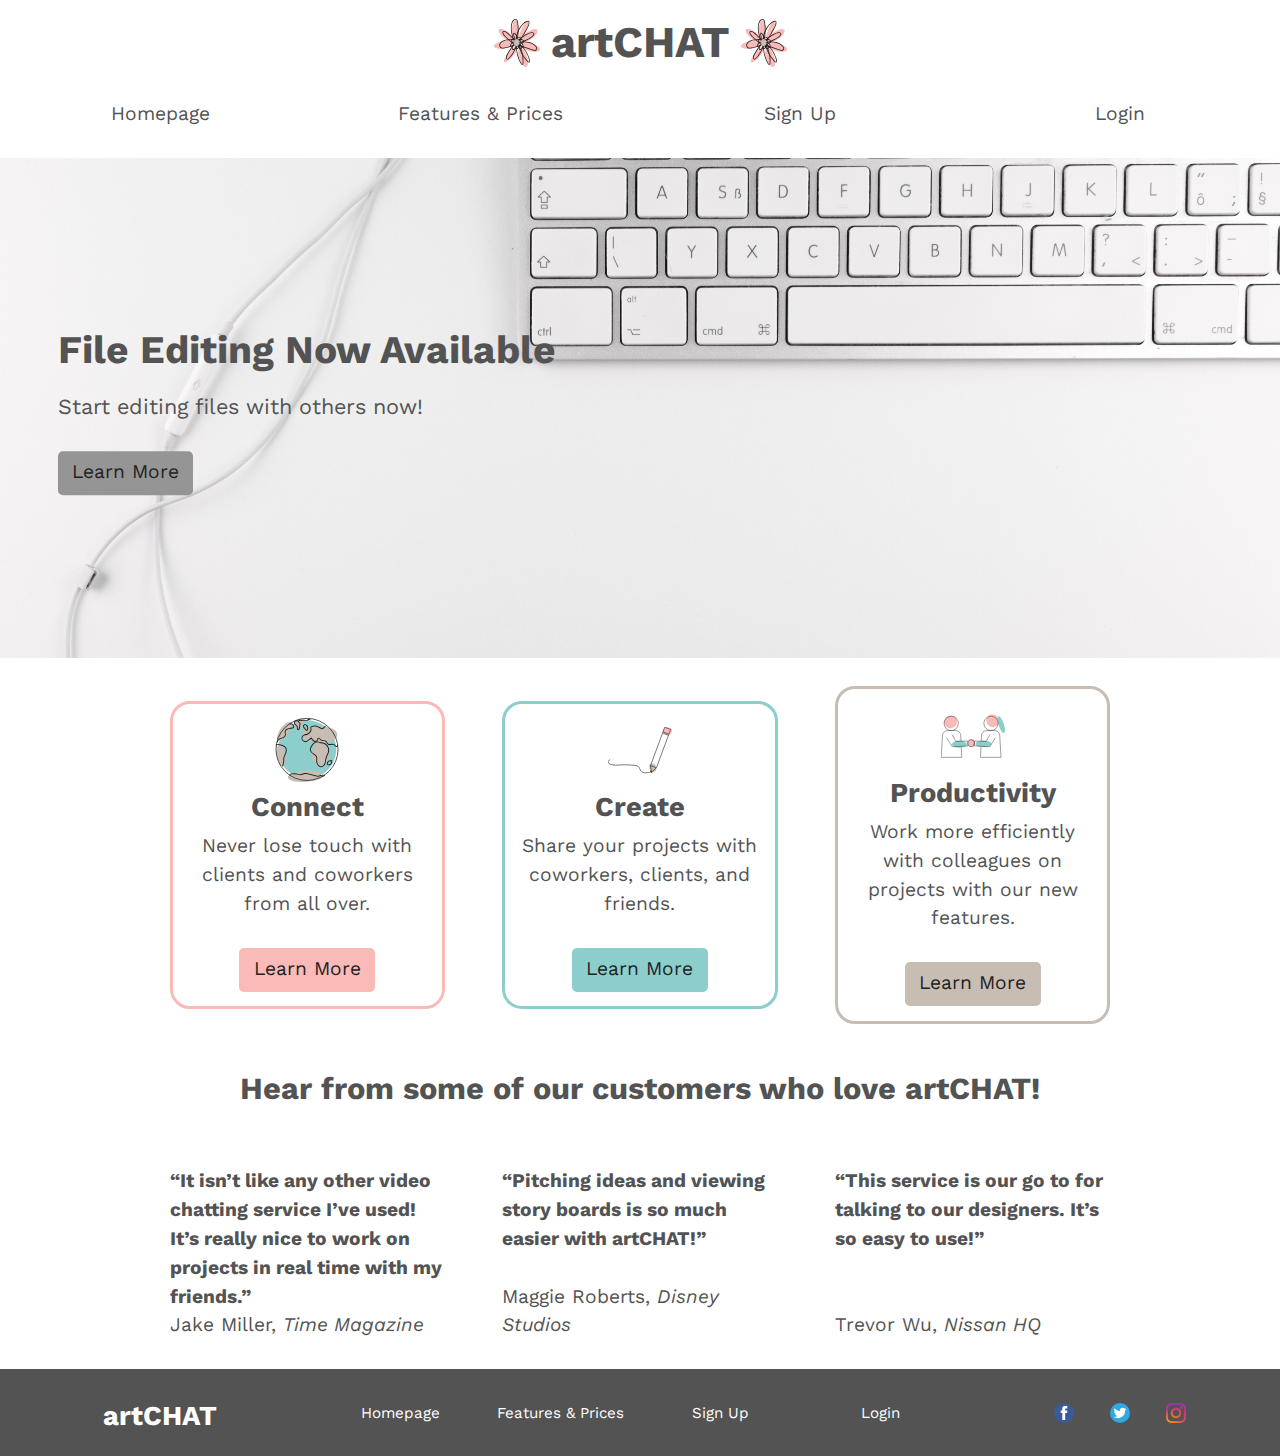
<file: index.html>
<!DOCTYPE html>
<html lang="en-ca">
<head>
  <meta charset="utf-8">
  <title>artCHAT</title>
  <meta name="viewport" content="width=device-width,initial-scale=1">
  <link href="css/modules.css" rel="stylesheet">
  <link href="css/grid.css" rel="stylesheet">
  <link href="css/type.css" rel="stylesheet">
  <link href="css/main.css" rel="stylesheet">
  <link href="https://fonts.googleapis.com/css?family=Work+Sans:400,400i,700&display=swap" rel="stylesheet">
</head>
<body>

  <ul class="skip-links">
    <li><a href="#main">Skip to main content</a></li>
    <li><a href="#nav">Skip to navigation</a></li>
  </ul>

  <header role="banner" class="grid grid-middle">
    <h1 class="unit xs-1 s-1 m-1 l-1 xl-1 island-1-2 max-length text-center unit-content-center push-0">
      <i class="icon i-48">
        <img src="images/icon-4.svg" alt="flower icon">
      </i>
      <span class="yotta icon-label">artCHAT</span>
      <i class="icon i-48">
        <img src="images/icon-4.svg" alt="flower icon">
      </i>
    </h1>
    <nav role="navigation" id="nav" class="unit xs-1 s-1 m-1 l-1 xl-1 unit-content-center push-1-2">
      <ul class="grid list-group">
        <li class="unit xs-1 s-1-2 m-1-2 l-1-4 text-center island-1-2"><a class="island-1-2" href="index.html">Homepage</a></li>
        <li class="unit xs-1 s-1-2 m-1-2 l-1-4 text-center island-1-2"><a class="island-1-2" href="tour.html">Features & Prices</a></li>
        <li class="unit xs-1 s-1-2 m-1-2 l-1-4 text-center island-1-2"><a class="island-1-2" href="sign-up.html#sign-up">Sign Up</a></li>
        <li class="unit xs-1 s-1-2 m-1-2 l-1-4 text-center island-1-2"><a class="island-1-2" href="sign-up.html#login">Login</a></li>
      </ul>
    </nav>
  </header>

  <main id="main" role="main">
    <section class="banner relative">
      <img class="img-flex" src="images/banner-img.jpg" alt="picture of headphones and keyboard on desk">
      <div class="pin-lc w-1 gutter-2">
        <h2 class="push-1-2 zetta">File Editing Now Available</h2>
        <p class="mega">Start editing files with others now!</p>
        <a class="btn" href="tour.html#features">Learn More</a>
      </div>
    </section>

    <section class="grid grid-middle wrapper">
      <div class="unit xs-1 s-1 m-1-2 l-1-3 gutter pad-t push">
        <div class="card-pink island-1-2 text-center">
          <i class="icon i-64 push-1-4">
            <img src="images/icon-1.svg" alt="globe icon">
          </i>
          <h3 class="push-1-4">Connect</h3>
          <p>Never lose touch with clients and coworkers from all over.</p>
          <a class="btn btn-pink" href="tour.html">Learn More</a>
        </div>
      </div>

      <div class="unit xs-1 s-1 m-1-2 l-1-3 gutter pad-t push">
        <div class="card-aqua island-1-2 text-center">
          <i class="icon i-64 push-1-4">
            <img src="images/icon-2.svg" alt="pencil icon">
          </i>
          <h3 class="push-1-4">Create</h3>
          <p>Share your projects with coworkers, clients, and friends.</p>
          <a class="btn btn-aqua" href="tour.html">Learn More</a>
        </div>
      </div>

      <div class="unit xs-1 s-1 m-1 l-1-3 gutter pad-t push">
        <div class="card-beige island-1-2 text-center">
          <i class="icon i-64 push-1-4 embed embed-1by1">
            <img class="embed-item" src="images/icon-3.svg" alt="coworkers icon">
          </i>
          <h3 class="push-1-4">Productivity</h3>
          <p>Work more efficiently with colleagues on projects with our new features.</p>
          <a class="btn btn-beige" href="tour.html">Learn More</a>
        </div>
      </div>
    </section>

    <section class="grid grid-middle grid-stretch wrapper width-fix">
      <div class="unit xs-1 s-1 m-1 l-1 island-1-2 pad-t-2 text-center">
        <h2 class="push-1-2">Hear from some of our customers who love artCHAT!</h2>
      </div>

      <div class="unit xs-1 s-1 m-1-2 l-1-3 xl-1-3 island unit-content distribute">
        <q class="bold content-fill">It isn’t like any other video chatting service I’ve used! It’s really nice to work on projects in real time with my friends.</q>
        <br>
        <cite class="not-italic content-shrink">Jake Miller, <em>Time Magazine</em></cite>
      </div>

      <div class="unit xs-1 s-1 m-1-2 l-1-3 xl-1-3 island unit-content-distribute">
        <q class="bold content-fill">Pitching ideas and viewing story boards is so much easier with artCHAT!</q>
        <br>
        <cite class="not-italic content-shrink">Maggie Roberts, <em>Disney Studios</em></cite>
      </div>

      <div class="unit xs-1 s-1 m-1 l-1-3 xl-1-3 island unit-content-distribute">
        <q class="bold content-fill">This service is our go to for talking to our designers. It’s so easy to use!</q>
        <br>
        <cite class="not-italic content-shrink">Trevor Wu, <em>Nissan HQ</em></cite>
      </div>
    </section>
  </main>

  <footer role="contentinfo" class="grid footer">
    <div class="unit xs-1 s-1 m-1-4 l-1-4 pad-t text-center">
      <h3 class="push-0">artCHAT</h3>
    </div>

    <ul class="unit xs-1 s-1 m-1-2 l-1-2 list-group pad-t text-center">
      <li class="grid">
        <div class="unit xs-1 s-1 m-1-2 l-1-4">
          <a class="micro foot-link" href="index.html">Homepage</a>
        </div>

        <div class="unit xs-1 s-1 m-1-2 l-1-4">
          <a class="micro foot-link" href="tour.html">Features & Prices</a>
        </div>

        <div class="unit xs-1 s-1 m-1-2 l-1-4">
          <a class="micro foot-link" href="sign-up.html#sign-up">Sign Up</a>
        </div>

        <div class="unit xs-1 s-1 m-1-2 l-1-4">
          <a class="micro foot-link" href="sign-up.html#login">Login</a>
        </div>
      </li>
    </ul>

    <ul class="unit xs-1 s-1 m-1-4 l-1-4 list-group-inline text-center pad-t">
      <li>
        <a class="gutter-1-2" href="https://www.facebook.com/">
          <i class="icon i-20">
            <img src="images/facebook-logo.svg" alt="Facebook logo">
          </i>
        </a>
        <a class="gutter-1-2" href="https://twitter.com/explore">
          <i class="icon i-20">
            <img src="images/twitter-logo.svg" alt="Twitter logo">
          </i>
        </a>
        <a class="gutter-1-2" href="https://www.instagram.com/">
          <i class="icon i-20">
            <img src="images/instagram-logo.svg" alt="Instagram logo">
          </i>
        </a>
      </li>
    </ul>
  </footer>

</body>
</html>
</file>
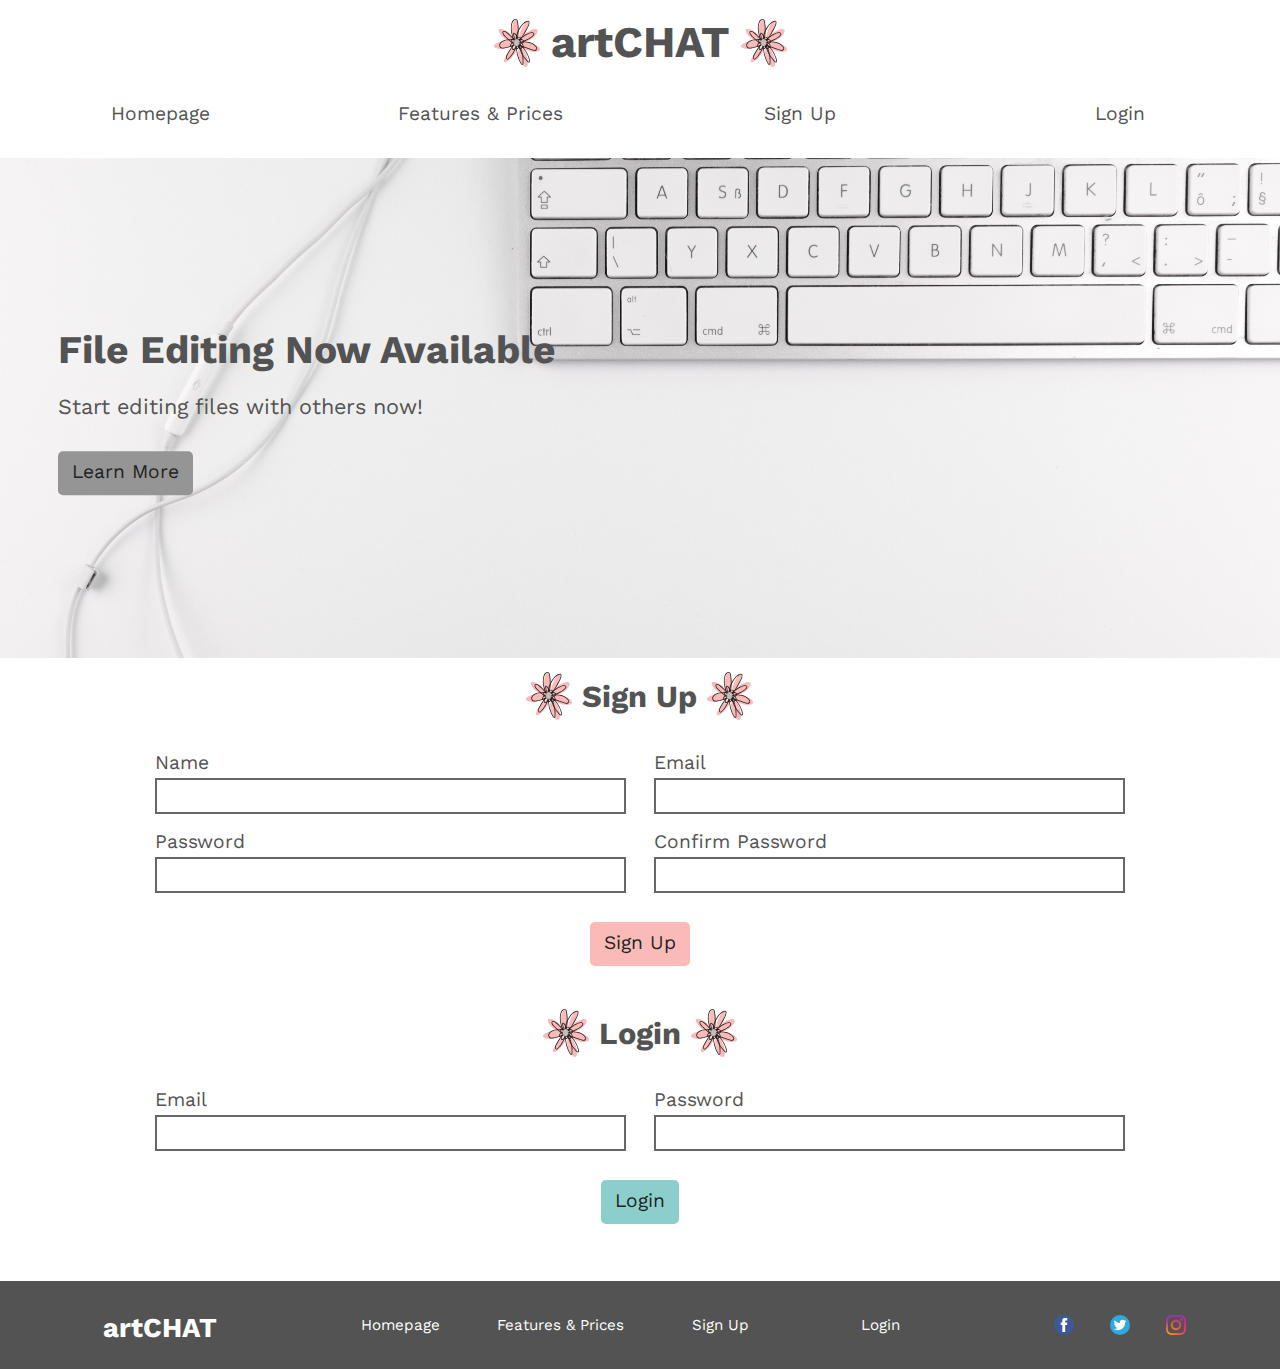
<file: sign-up.html>
<!DOCTYPE html>
<html lang="en-ca">
<head>
  <meta charset="utf-8">
  <title>Sign Up/Login</title>
  <meta name="viewport" content="width=device-width,initial-scale=1">
  <link href="css/modules.css" rel="stylesheet">
  <link href="css/grid.css" rel="stylesheet">
  <link href="css/type.css" rel="stylesheet">
  <link href="css/main.css" rel="stylesheet">
  <link href="https://fonts.googleapis.com/css?family=Work+Sans:400,400i,700&display=swap" rel="stylesheet">
</head>
<body>

  <ul class="skip-links">
    <li><a href="#main">Skip to main content</a></li>
    <li><a href="#nav">Skip to navigation</a></li>
  </ul>

  <header role="banner" class="grid grid-middle">
    <h1 class="unit xs-1 s-1 m-1 l-1 xl-1 island-1-2 max-length text-center unit-content-center push-0">
      <i class="icon i-48 embed embed-1by1">
        <img class="embed-item" src="images/icon-4.svg" alt="flower icon">
      </i>
      <span class="yotta icon-label">artCHAT</span>
      <i class="icon i-48">
        <img src="images/icon-4.svg" alt="flower icon">
      </i>
    </h1>
    <nav role="navigation" id="nav" class="unit xs-1 s-1 m-1 l-1 xl-1 unit-content-center push-1-2">
      <ul class="grid list-group">
        <li class="unit xs-1 s-1-2 m-1-2 l-1-4 text-center island-1-2"><a class="island-1-2" href="index.html">Homepage</a></li>
        <li class="unit xs-1 s-1-2 m-1-2 l-1-4 text-center island-1-2"><a class="island-1-2" href="tour.html">Features & Prices</a></li>
        <li class="unit xs-1 s-1-2 m-1-2 l-1-4 text-center island-1-2"><a class="island-1-2" href="sign-up.html#sign-up">Sign Up</a></li>
        <li class="unit xs-1 s-1-2 m-1-2 l-1-4 text-center island-1-2"><a class="island-1-2" href="sign-up.html#login">Login</a></li>
      </ul>
    </nav>
  </header>

  <main role="main" id="main">
    <section class="banner relative">
      <img class="img-flex" src="images/banner-img.jpg" alt="picture of headphones and keyboard on desk">
      <div class="pin-lc w-1 gutter-2">
        <h2 class="push-1-2 zetta">File Editing Now Available</h2>
        <p class="mega">Start editing files with others now!</p>
        <a class="btn" href="tour.html#features">Learn More</a>
      </div>
    </section>

    <section class="push-1-2 wrapper" id="sign-up">
      <h2 class="island-1-2 text-center push-0">
        <i class="icon i-48">
          <img src="images/icon-4.svg" alt="flower icon">
        </i>
        <span class="icon-label">Sign Up</span>
        <i class="icon i-48">
          <img src="images/icon-4.svg" alt="flower icon">
        </i>
      </h2>
    </section>

    <form class="grid wrapper" action="https://formspree.io" method="POST">
      <div class="unit xs-1 s-1 m-1-2 l-1-2 gutter-1-2 push-1-2">
        <label for="name">Name</label>
        <input id="name" type="text" name="name" required>
      </div>
      <div class="unit xs-1 s-1 m-1-2 l-1-2 gutter-1-2 push-1-2">
        <label for="email">Email</label>
        <input id="email" type="email" name="email" required>
      </div>
      <div class="unit xs-1 s-1 m-1-2 l-1-2 gutter-1-2 push-1-2">
        <label for="password">Password</label>
        <input id="password" type="password" name="password" required>
      </div>
      <div class="unit xs-1 s-1 m-1-2 l-1-2 gutter-1-2 push">
        <label for="confirm">Confirm Password</label>
        <input id="confirm" type="password" name="confirm password">
      </div>
      <div class="unit xs-1 s-1 m-1 l-1 text-center push">
        <button class="btn btn-pink" type="submit">Sign Up</button>
      </div>
    </form>

    <section id="login" class="push-1-2 wrapper">
      <h2 class="island-1-2 text-center push-0">
        <i class="icon i-48">
          <img src="images/icon-4.svg" alt="flower icon">
        </i>
        <span class="icon-label">Login</span>
        <i class="icon i-48">
          <img src="images/icon-4.svg" alt="flower icon">
        </i>
      </h2>
    </section>

    <form class="grid push wrapper" action="https://formspree.io" method="POST">
      <div class="unit xs-1 s-1 m-1-2 l-1-2 gutter-1-2 push-1-2">
        <label for="email-2">Email</label>
        <input id="email-2" type="email" name="email">
      </div>
      <div class="unit xs-1 s-1 m-1-2 l-1-2 gutter-1-2 push">
        <label for="password-login">Password</label>
        <input id="password-login" type="password" name="password">
      </div>
      <div class="unit xs-1 s-1 m-1 l-1 text-center push">
        <button class="btn btn-aqua" type="submit">Login</button>
      </div>
    </form>
  </main>

  <footer role="contentinfo" class="grid footer">
    <div class="unit xs-1 s-1 m-1-4 l-1-4 pad-t text-center">
      <h3 class="push-0">artCHAT</h3>
    </div>

    <ul class="unit xs-1 s-1 m-1-2 l-1-2 list-group pad-t text-center">
      <li class="grid">
        <div class="unit xs-1 s-1 m-1-2 l-1-4">
          <a class="micro foot-link" href="index.html">Homepage</a>
        </div>

        <div class="unit xs-1 s-1 m-1-2 l-1-4">
          <a class="micro foot-link" href="tour.html">Features & Prices</a>
        </div>

        <div class="unit xs-1 s-1 m-1-2 l-1-4">
          <a class="micro foot-link" href="sign-up.html#sign-up">Sign Up</a>
        </div>

        <div class="unit xs-1 s-1 m-1-2 l-1-4">
          <a class="micro foot-link" href="sign-up.html#login">Login</a>
        </div>
      </li>
    </ul>

    <ul class="unit xs-1 s-1 m-1-4 l-1-4 list-group-inline text-center pad-t">
      <li>
        <a class="gutter-1-2" href="https://www.facebook.com/">
          <i class="icon i-20">
            <img src="images/facebook-logo.svg" alt="Facebook logo">
          </i>
        </a>
        <a class="gutter-1-2" href="https://twitter.com/explore">
          <i class="icon i-20">
            <img src="images/twitter-logo.svg" alt="Twitter logo">
          </i>
        </a>
        <a class="gutter-1-2" href="https://www.instagram.com/">
          <i class="icon i-20">
            <img src="images/instagram-logo.svg" alt="Instagram logo">
          </i>
        </a>
      </li>
    </ul>
  </footer>
</body>
</html>
</file>
<file: css/modules.css>
/*
 * Modulifier || Code released under the UNLICENSE
 * Code under other copyrights & licenses listed below.
 * https://modulifier.web-dev.tools/#responsive;images;list-group;embed;media-object;icons;hidden;positioning;nice-lists;forms;buttons;accessibility;print
 */

@-moz-viewport { width: device-width; scale: 1; }
@-ms-viewport { width: device-width; scale: 1; }
@-o-viewport { width: device-width; scale: 1; }
@-webkit-viewport { width: device-width; scale: 1; }
@viewport { width: device-width; scale: 1; }

html {
  box-sizing: border-box;
  -moz-text-size-adjust: 100%;
  -ms-text-size-adjust: 100%;
  -webkit-text-size-adjust: 100%;
  text-size-adjust: 100%;
}

*, *::before, *::after {
  box-sizing: inherit;
}

body {
  margin: 0;
}

article,
aside,
details,
figcaption,
figure,
footer,
header,
main,
menu,
nav,
section,
summary {
  display: block;
}

audio,
canvas,
progress,
video {
  display: inline-block;
  vertical-align: baseline;
}

template {
  display: none;
}

details {
  cursor: pointer;
}

audio:not([controls]) {
  display: none;
  height: 0;
}

a,
area,
button,
input,
label,
select,
textarea,
[tabindex] {
  -ms-touch-action: manipulation;
  touch-action: manipulation;
}

img {
  border: 0;
}

.img-flex,
.img-flex img {
  display: block;
  width: 100%;
}

svg {
  fill: currentColor;
}

svg:not(:root) {
  overflow: hidden;
}

svg.img-flex {
  width: 100%;
  height: 100%;
}

.image-replacement, .ir {
  overflow: hidden;
  direction: ltr;
  text-align: left;
  text-indent: 100%;
  white-space: nowrap;
}

.list-group, .list-group-inline, .list-group--inline {
  padding-left: 0;
  list-style-type: none;
}

.list-group > dd {
  margin-left: 0;
}

.list-group-inline::before,
.list-group-inline::after,
.list-group--inline::before,
.list-group--inline::after {
  content: "";
  display: table;
}

.list-group-inline::after,
.list-group--inline::after {
  clear: both;
}

.list-group-inline > li,
.list-group--inline > li {
  display: inline-block;
}

.list-group-inline > dt,
.list-group--inline > dt {
  clear: left;
  float: left;
  width: 11em;
}

.list-group-inline > dd,
.list-group--inline > dd {
  float: left;
  min-width: 12em;
}

.embed {
  margin-left: 0;
  margin-right: 0;
  overflow: hidden;
  position: relative;
  width: 100%;
}

.embed-1by1, .embed--1by1 {
  padding-top: 100%; /* Square */
}

.embed-4by3, .embed--4by3 {
  padding-top: 75%; /* Traditional TV/computer screens */
}

.embed-iso216, .embed--iso216 {
  padding-top: 70.92%; /* A-standard paper sizes */
}

.embed-3by2, .embed--3by2 {
  padding-top: 66.6%; /* Classic 35 mm film & most digital photos, landscape */
}

.embed-2by3, .embed--2by3 {
  padding-top: 150%; /* Classic 35 mm film & most digital photos, portrait */
}

.embed-golden, .embed--golden {
  padding-top: 61.8%; /* The Golden Ratio */
}

.embed-16by9, .embed--16by9 {
  padding-top: 56.25%; /* HD TV */
}

.embed-185by100, .embed--185by100 {
  padding-top: 54.05%; /* Common widescreen cinema */
}

.embed-24by10, .embed--24by10 {
  padding-top: 41.667%; /* Widescreen cinema: 2.4:1 */
}

.embed-3by1, .embed--3by1 {
  padding-top: 33.3333%; /* Panorama photos */
}

.embed-4by1, .embed--4by1 {
  padding-top: 25%; /* Polyvision */
}

.embed-5by1, .embed--5by1 {
  padding-top: 20%; /* Really wide... */
}

.embed-item, .embed__item {
  min-height: 100%;
  left: 0;
  position: absolute;
  top: 0;
  width: 100%;
}

.media {
  overflow: hidden;
}

.media-img, .media__img {
  float: left;
}

.media-img-reversed, .media__img--reversed {
  float: right;
}

.media-img-stacked, .media__img--stacked {
  float: none;
}

.media-body, .media__body {
  overflow: hidden;
  min-width: 12em; /* Slightly less than 200px, responsiveness built in */
}

.icon {
  display: inline-block;
  position: relative;
  background: transparent none no-repeat center center;
  background-size: contain;
  vertical-align: middle;
}

.i-16, .i--16 {
  height: 16px;
  width: 16px;
}

.i-18, .i--18 {
  height: 18px;
  width: 18px;
}

.i-20, .i--20 {
  height: 20px;
  width: 20px;
}

.i-24, .i--24 {
  height: 24px;
  width: 24px;
}

.i-32, .i--32 {
  height: 32px;
  width: 32px;
}

.i-48, .i--48 {
  height: 48px;
  width: 48px;
}

.i-64, .i--64 {
  height: 64px;
  width: 64px;
}

.i-96, .i--96 {
  height: 96px;
  width: 96px;
}

.i-128, .i--128 {
  height: 128px;
  width: 128px;
}

.i-192, .i--192 {
  height: 192px;
  width: 192px;
}

.i-256, .i--256 {
  height: 256px;
  width: 256px;
}

.icon img,
.icon svg {
  left: 0;
  height: 100%;
  position: absolute;
  top: 0;
  width: 100%;
  fill: currentColor;
}

.icon-label {
  vertical-align: middle;
}

.icon-link,
.icon-link:focus,
.icon-link:hover {
  text-decoration: none;
}

[hidden], .hidden {
  /* stylelint-disable declaration-no-important */
  display: none !important;
  visibility: hidden !important;
  /* stylelint-enable */
}

.visually-hidden {
  height: 1px;
  margin: -1px;
  overflow: hidden;
  padding: 0;
  position: absolute;
  width: 1px;
  border: 0;
  clip: rect(0 0 0 0);
  clip-path: inset(50%);
}

.visually-hidden.focusable:active, .visually-hidden.focusable:focus {
  height: auto;
  margin: 0;
  overflow: visible;
  position: static;
  width: auto;
  clip: auto;
  clip-path: none;
}

.invisible {
  visibility: hidden;
}

.chop,
.crop {
  overflow: hidden;
}

.truncate {
  max-width: 100%;
  overflow: hidden;
  width: 100%;
  text-overflow: ellipsis;
  white-space: nowrap;
}

.scrollable {
  max-width: 100%;
  overflow-x: auto;
  overflow-y: hidden;
  -webkit-overflow-scrolling: touch;
}

.flex-row {
  display: -webkit-flex;
  display: -ms-flexbox;
  display: flex;
}

.flex-justify {
  -webkit-justify-content: space-between;
  -ms-flex-pack: space-between;
  justify-content: space-between;
}

.flex-align-center {
  -webkit-align-items: center;
  -ms-flex-align: center;
  align-items: center;
}

.center-text,
.center-flow {
  text-align: center;
}

.center-block {
  margin-left: auto;
  margin-right: auto;
}

.no-auto-margins,
.not-centered {
  /* stylelint-disable declaration-no-important */
  margin-left: 0 !important;
  margin-right: 0 !important;
  /* stylelint-enable */
}

.center-content,
.center-content-vertical,
.center-contents,
.center-contents-vertical {
  display: -webkit-flex;
  display: -ms-flexbox;
  display: flex;
  -webkit-justify-content: center;
  -ms-flex-pack: center;
  justify-content: center;
  -webkit-align-items: center;
  -ms-flex-align: center;
  align-items: center;
  -webkit-align-content: center;
  -ms-flex-line-pack: center;
  align-content: center;
  -webkit-flex-direction: column wrap;
  -ms-flex-direction: column wrap;
  flex-flow: column wrap;
}

.center-content-start,
.center-content-vertical-start,
.center-contents-start,
.center-contents-vertical-start {
  display: -webkit-flex;
  display: -ms-flexbox;
  display: flex;
  -webkit-justify-content: center;
  -ms-flex-pack: center;
  justify-content: center;
  -webkit-flex-direction: column wrap;
  -ms-flex-direction: column wrap;
  flex-flow: column wrap;
}

.center-content-horizontal,
.center-contents-horizontal {
  display: -webkit-flex;
  display: -ms-flexbox;
  display: flex;
  -webkit-justify-content: center;
  -ms-flex-pack: center;
  justify-content: center;
  -webkit-align-items: center;
  -ms-flex-align: center;
  align-items: center;
  -webkit-align-content: center;
  -ms-flex-line-pack: center;
  align-content: center;
  -webkit-flex-direction: row wrap;
  -ms-flex-direction: row wrap;
  flex-flow: row wrap;
}

.clearfix::after {
  content: " ";
  display: block;
  clear: both;
}

.left {
  float: left;
}

.right {
  float: right;
}

.inline {
  display: inline;
}

.block {
  display: block;
}

.inline-block, .ib {
  display: inline-block;
}

.valign-top {
  vertical-align: top;
}

.valign-bottom {
  vertical-align: bottom;
}

.valign-middle {
  vertical-align: middle;
}

.fixed {
  position: fixed;
}

.relative {
  position: relative;
}

[class*="pin-"],
.absolute {
  position: absolute;
}

.static {
  position: static;
}

.zindex-1 {
  z-index: 1;
}

.zindex-2 {
  z-index: 2;
}

.zindex-3 {
  z-index: 3;
}

.zindex-1000 {
  z-index: 1000;
}

.pin-top-left,
.pin-left-top,
.pin-tl,
.pin-lt {
  top: 0;
  left: 0;
}

.pin-top-right,
.pin-right-top,
.pin-tr,
.pin-rt {
  top: 0;
  right: 0;
}

.pin-bottom-left,
.pin-left-bottom,
.pin-bl,
.pin-lb {
  bottom: 0;
  left: 0;
}

.pin-bottom-right,
.pin-right-bottom,
.pin-br,
.pin-rb {
  bottom: 0;
  right: 0;
}

.pin-top-center,
.pin-center-top,
.pin-tc,
.pin-ct {
  left: 50%;
  top: 0;
  transform: translateX(-50%);
}

.pin-bottom-center,
.pin-center-bottom,
.pin-bc,
.pin-cb {
  bottom: 0;
  left: 50%;
  transform: translateX(-50%);
}

.pin-center-left,
.pin-left-center,
.pin-cl,
.pin-lc {
  left: 0;
  top: 50%;
  transform: translateY(-50%);
}

.pin-center-right,
.pin-right-center,
.pin-cr,
.pin-rc {
  right: 0;
  top: 50%;
  transform: translateY(-50%);
}

.pin-center, .pin-c {
  left: 50%;
  top: 50%;
  transform: translate(-50%, -50%);
}

.width-quarter, .w-1-4 {
  width: 25%;
}

.width-half, .w-1-2 {
  width: 50%;
}

.width-full, .w-1 {
  width: 100%;
}

.height-quarter, .h-1-4 {
  height: 25%;
}

.height-half, .h-1-2 {
  height: 50%;
}

.height-full, .h-1 {
  height: 100%;
}

.height-win-quarter, .h-w-1-4 {
  height: 25vh;
  max-height: 46em;
}

.height-win-half, .h-w-1-2 {
  height: 50vh;
  max-height: 46em;
}

.height-win-full, .h-w-1 {
  height: 100vh;
  max-height: 46em;
}

ul {
  list-style-type: none;
}

ul > li::before {
  content: "·";
  float: left;
  margin-left: -1.6em;
  width: 1.3em;
  text-align: right;
}

ol {
  counter-reset: ol-simple-numbers;
  list-style-type: none;
}

ol > li::before {
  float: left;
  margin-left: -1.6em;
  width: 1.3em;
  counter-increment: ol-simple-numbers;
  content: counter(ol-simple-numbers);
  text-align: right;
}

.list-group > li::before,
.list-group-inline > li::before,
.list-group--inline > li::before {
  content: none;
}

/* stylelint-disable no-descending-specificity */

/*
 * (c) Nicolas Gallagher and Jonathan Neal of Normalize.css || MIT License
 *     https://necolas.github.io/normalize.css/
 */

button,
input,
optgroup,
select,
textarea {
  color: inherit;
  font: inherit;
  margin: 0;
}

button,
input {
  overflow: visible;
}

button,
select {
  text-transform: none;
}

button,
html [type="button"],
[type="reset"],
[type="submit"] {
  -webkit-appearance: button;
  cursor: pointer;
}

button[disabled],
html input[disabled] {
  cursor: default;
}

button::-moz-focus-inner,
input::-moz-focus-inner {
  border: 0;
  padding: 0;
}

[type="checkbox"],
[type="radio"] {
  opacity: 0;
  position: absolute;
  height: 1px;
  width: 1px;
}

[type="number"]::-webkit-inner-spin-button,
[type="number"]::-webkit-outer-spin-button {
  height: auto;
}

[type="search"]::-webkit-search-cancel-button,
[type="search"]::-webkit-search-decoration {
  -webkit-appearance: none;
}

fieldset {
  padding-left: 0;
  padding-right: 0;

  border: 0;
  border-top: 2px solid #666;
}

legend {
  color: inherit;
  display: table;
  max-width: 100%;
  padding: 0 .3em 0 0;
  white-space: normal;

  border: 0;

  font-weight: bold;
}

optgroup {
  font-weight: bold;
}

::-webkit-input-placeholder {
  color: inherit;
  opacity: .54;
}

::-webkit-file-upload-button {
  -webkit-appearance: button;
  font: inherit;
}

/* End Normalize.css code */

label,
.label-block {
  display: block;
  cursor: pointer;
}

[type="checkbox"] + label,
[type="radio"] + label,
.label-inline {
  display: inline-block;
}

input:not([type]),
[type="text"],
[type="number"],
[type="search"],
[type="url"],
[type="email"],
[type="password"],
[type="tel"],
[type="datetime-local"],
[type="month"],
[type="week"],
[type="date"],
[type="time"],
[type="range"],
select,
textarea {
  -moz-appearance: none;
  -webkit-appearance: none;
  appearance: none;
}

input,
textarea {
  display: block;
  width: 100%;

  background-color: #fff;
  border: 2px solid #666;
  border-radius: 0;
}

label {
  vertical-align: middle;
}

textarea {
  max-width: 100%;
  min-height: 4em;
  overflow: auto;
}

[type="color"] {
  display: inline-block;
  width: 2em;
}

select {
  display: block;
  width: 100%;

  background-image: url("data:image/svg+xml,%3Csvg xmlns='http://www.w3.org/2000/svg' width='256' height='256' viewBox='0 0 256 256'%3E%3Cpath fill='none' stroke='%23000' stroke-miterlimit='10' stroke-width='70' d='M36.3 82.1l91.9 91.8 91.5-91.8'/%3E%3C/svg%3E");
  background-repeat: no-repeat;
  background-position: calc(100% - .4em) center;
  background-size: 18px auto;
  background-color: #fff;
  border: 2px solid #666;
  border-radius: 0;
}

[type="checkbox"] + label::before {
  content: " ";
  display: inline-block;
  height: 1.8em;
  margin-right: .3em;
  position: relative;
  vertical-align: middle;
  top: -.1em;
  width: 1.8em;

  background-color: #fff;
  background-size: cover;
  border: 2px solid #666;

  line-height: inherit;
}

[type="checkbox"]:checked + label::before {
  background-image: url("data:image/svg+xml,%3Csvg xmlns='http://www.w3.org/2000/svg' width='256' height='256' viewBox='0 0 256 256'%3E%3Cpath fill='none' stroke='%23000' stroke-miterlimit='10' stroke-width='50' d='M49.9 130.1l50.8 50.7L206.1 75.2'/%3E%3C/svg%3E");
}

[type="checkbox"]:focus + label::before {
  outline: 3px solid #000;
  z-index: 1000;
}

[type="radio"] + label::before {
  content: " ";
  display: inline-block;
  height: 1.8em;
  margin-right: .3em;
  position: relative;
  vertical-align: middle;
  top: -.1em;
  width: 1.8em;

  background-color: #fff;
  background-size: cover;
  border: 2px solid #666;
  border-radius: 50%;

  line-height: inherit;
}

[type="radio"]:checked + label::before {
  background-image: url("data:image/svg+xml,%3Csvg xmlns='http://www.w3.org/2000/svg' width='256' height='256' viewBox='0 0 256 256'%3E%3Ccircle cx='128' cy='128' r='70.4'/%3E%3C/svg%3E");
}

[type="radio"]:focus + label::before,
[type="radio"] + label:focus::before {
  box-shadow: 0 0 0 3px #000;
  z-index: 1000;
}

[type="range"] {
  border: 0;
  background-color: #fff;
}

[type="range"]::-webkit-slider-runnable-track {
  height: 6px;

  -webkit-appearance: none;
  appearance: none;
  background-color: #ccc;
  border: 0;
  border-radius: 3px;
}

[type="range"]:active::-webkit-slider-runnable-track {
  background-color: #ccc;
}

[type="range"]::-moz-range-track {
  height: 6px;

  -moz-appearance: none;
  appearance: none;
  background-color: #ccc;
  border: 0;
  border-radius: 3px;
}

[type="range"]:active::-moz-range-track {
  background-color: #ccc;
}

[type="range"]::-ms-track {
  height: 6px;

  -ms-appearance: none;
  appearance: none;
  background-color: #ccc;
  border: 0;
  border-radius: 3px;
}

[type="range"]:active::-ms-track {
  background-color: #ccc;
}

[type="range"]::-webkit-slider-thumb {
  margin-top: -4px;
  height: 16px;
  width: 16px;

  -webkit-appearance: none;
  appearance: none;
  background-color: #000;
  border: none;
  border-radius: 50%;
}

[type="range"]:hover::-webkit-slider-thumb {
  background-color: #000;
}

[type="range"]:active::-webkit-slider-thumb {
  background-color: #000;
}

[type="range"]::-moz-range-thumb {
  margin-top: -4px;
  height: 16px;
  width: 16px;

  -webkit-appearance: none;
  appearance: none;
  background-color: #000;
  border: none;
  border-radius: 50%;
}

[type="range"]:hover::-moz-range-thumb {
  background-color: #000;
}

[type="range"]:active::-moz-range-thumb {
  background-color: #000;
}

[type="range"]::-ms-thumb {
  margin-top: -4px;
  height: 16px;
  width: 16px;

  -webkit-appearance: none;
  appearance: none;
  background-color: #000;
  border: none;
  border-radius: 50%;
}

[type="range"]:hover::-ms-thumb {
  background-color: #000;
}

[type="range"]:active::-ms-thumb {
  background-color: #000;
}

[type="checkbox"].hide-custom-input + label::before,
[type="checkbox"] + .hide-custom-input::before,
[type="radio"].hide-custom-input + label::before,
[type="radio"] + .hide-custom-input::before {
  content: none;
  display: none;
}

/* stylelint-enable */

.link-box {
  display: block;
  text-decoration: none;
}

/* stylelint-disable no-descending-specificity */

button,
.btn {
  cursor: pointer;
  display: inline-block;
  margin: 0;
  overflow: visible;
  padding: .375em .75em .42em;
  -webkit-appearance: none;
  -moz-appearance: none;
  appearance: none;
  background-color: #333;
  border-radius: 4px;
  border: 3px solid #333;
  color: #fff;
  font: inherit;
  text-decoration: none;
  text-transform: none;
}

button::-moz-focus-inner {
  border: 0;
  padding: 0;
}

/* stylelint-enable */

button:focus,
button:hover,
.btn:focus,
.btn:hover {
  background-color: #000;
  border-color: #000;
  color: #fff;
}

button[disabled] {
  cursor: default;
}

.btn-light, .btn--light {
  background-color: #e2e2e2;
  border-color: #e2e2e2;
  color: #000;
}

.btn-light:focus,
.btn-light:hover,
.btn--light:focus,
.btn--light:hover {
  background-color: #666;
  border-color: #666;
  color: #fff;
}

.btn-ghost,
.btn--ghost {
  background-color: transparent;
  border-color: #333;
  color: #000;
}

.btn-ghost:focus,
.btn-ghost:hover,
.btn--ghost:focus,
.btn--ghost:hover {
  background-color: #e2e2e2;
  border-color: #000;
  color: #000;
}

.btn-link {
  display: inline;
  padding: 0;
  background-color: transparent;
  border-radius: 0;
  border: 0;
  color: inherit;
}

.btn-link:focus,
.btn-link:hover {
  background-color: transparent;
  color: inherit;
}

a:hover, a:active {
  outline: none;
}

a:focus,
[tabindex="0"]:focus,
details:focus,
summary:focus,
input:focus,
textarea:focus,
button:focus,
select:focus {
  outline: 3px solid #000;
  outline-offset: 0;
}

a:focus, [tabindex="0"]:focus {
  outline-offset: 3px;
}

.skip-links {
  margin: 0;
  padding: 0;
  list-style-type: none;
}

.skip-links > li::before {
  content: none; /* Remove the bullets if nice lists is selected */
}

.skip-links a,
.skip-links button {
  padding: .5em .75em;
  position: absolute;
  top: -10em;
  z-index: 10000; /* To make sure they're always on top */
  background-color: #000;
  border: 0;
  color: #fff;
  font-size: 1.125rem;
  font-weight: bold;
  text-decoration: none;
}

.skip-links a:focus,
.skip-links button:focus {
  outline-offset: 3px;
  top: 0;
}

[aria-busy="true"] {
  cursor: progress;
}

[aria-controls] {
  cursor: pointer;
}

[aria-disabled] {
  cursor: default;
}

.print-only {
  display: none;
  visibility: hidden;
}

.page-break-before {
  page-break-before: always;
}

.page-break-after {
  page-break-after: always;
}

.no-page-break-inside {
  page-break-inside: avoid;
}

@media print {

  /* stylelint-disable declaration-no-important */

  .no-print {
    display: none !important;
    visibility: hidden !important;
  }

  .print-only,
  .force-print {
    display: block !important;
    visibility: visible !important;
  }

  /* stylelint-enable */

  .visually-hidden.force-print {
    height: auto;
    margin: 0;
    overflow: visible;
    padding: 0;
    position: static;
    width: auto;
    border: 0;
    clip: initial;
    clip-path: none;
  }

  /*
   * (c) Fabien Sa || MIT License
   *     http://bafs.github.io/Gutenberg/
   */

  table,
  blockquote,
  pre,
  code,
  figure,
  li,
  hr,
  ul,
  ol,
  a,
  tr {
    page-break-inside: avoid;
  }

  h1, h2, h3, h4, h5, h6, p, a {
    orphans: 3;
    widows: 3;
  }

  h1,
  h2,
  h3,
  h4,
  h5,
  h6 {
    page-break-after: avoid;
    page-break-inside: avoid;
  }

  h1 + p,
  h2 + p,
  h3 + p,
  h4 + p,
  h5 + p,
  h6 + p {
    page-break-before: avoid;
  }

  img {
    page-break-after: auto;
    page-break-before: auto;
    page-break-inside: avoid;
  }

  /* stylelint-disable declaration-no-important */

  pre {
    white-space: pre-wrap !important;
    word-wrap: break-word;
  }

  /* stylelint-enable */

  /* End Gutenberg code */

  /*
   * (c) HTML5 Boilerplate || MIT License
   *     https://html5boilerplate.com/
   */

  /* stylelint-disable declaration-no-important */

  *, *::before, *::after, *::first-letter, *::first-line {
    background: none transparent !important;
    color: #000 !important;
    box-shadow: none !important;
    text-shadow: none !important;
  }

  /* stylelint-enable */

  a, a:visited {
    text-decoration: underline;
  }

  a[href]::after {
    content: " (" attr(href) ")";
  }

  abbr[title]::after {
    content: " (" attr(title) ")";
  }

  a[href^="#"]::after,
  a[href^="javascript:"]::after,
  a.no-print-href::after,
  a.href-no-print::after {
    content: "";
  }

  thead {
    display: table-header-group;
  }

  /* End HTML5 Boilerplate code */

}
</file>
<file: css/grid.css>
/*
  Gridifier || Code released under the UNLICENSE
  https://gridifier.web-dev.tools/#xs,4,0,0,0;s,4,25,0,0;m,4,38,1,1;l,4,60,1,1;xl,4,90,1,1
*/

.grid {
  margin: 0;
  padding: 0;
  letter-spacing: -.31em;
  text-rendering: optimizeSpeed;
  display: -webkit-flex;
  display: -ms-flexbox;
  display: flex;
  -webkit-flex-flow: row wrap;
  -ms-flex-flow: row wrap;
  flex-flow: row wrap;
}

.grid-bottom {
  -webkit-align-items: flex-end;
  -ms-align-items: flex-end;
  align-items: flex-end;
}

.grid-middle {
  -webkit-align-items: center;
  -ms-align-items: center;
  align-items: center;
}

.grid-stretch {
  -webkit-align-items: stretch;
  -ms-align-items: stretch;
  align-items: stretch;
}

.opera-only :-o-prefocus,
.grid {
  word-spacing: -.43em;
}

.unit {
  letter-spacing: normal;
  text-rendering: auto;
  vertical-align: top;
  word-spacing: normal;
  display: inline-block;
  visibility: visible;
}

.grid-bottom .unit {
  vertical-align: bottom;
}

.grid-middle .unit {
  vertical-align: middle;
}

[class*="unit-push-"],
[class*="unit-pull-"] {
  position: relative;
}

.unit-content-distribute {
  display: -ms-flexbox;
  display: -webkit-flex;
  display: flex;
  -ms-flex-direction: column;
  -webkit-flex-direction: column;
  flex-direction: column;
  -ms-flex-pack: justify;
  -webkit-justify-content: space-between;
  justify-content: space-between;
}

.unit-content-center,
.unit-content-center-vertical {
  display: -webkit-flex;
  display: -ms-flexbox;
  display: flex;
  -webkit-justify-content: center;
  -ms-flex-pack: center;
  justify-content: center;
  -webkit-align-items: center;
  -ms-flex-align: center;
  align-items: center;
  -webkit-align-content: center;
  -ms-flex-line-pack: center;
  align-content: center;
  -webkit-flex-direction: column wrap;
  -ms-flex-direction: column wrap;
  flex-flow: column wrap;
}

.unit-content-center-horizontal {
  display: -webkit-flex;
  display: -ms-flexbox;
  display: flex;
  -webkit-justify-content: center;
  -ms-flex-pack: center;
  justify-content: center;
  -webkit-align-items: center;
  -ms-flex-align: center;
  align-items: center;
  -webkit-align-content: center;
  -ms-flex-line-pack: center;
  align-content: center;
  -webkit-flex-direction: row wrap;
  -ms-flex-direction: row wrap;
  flex-flow: row wrap;
}

.content-fill,
.content-stretch {
  -ms-flex-grow: 2;
  -webkit-flex-grow: 2;
  flex-grow: 2;
  max-width: 100%; /* @bugfix: IE 10, 11 */
}

.content-shrink {
  -ms-align-self: center;
  -webkit-align-self: center;
  align-self: center;
}

.unit-xs-hidden,
.xs-0 {
  display: none;
  visibility: hidden;
}

.unit-xs-centered {
  margin: 0 auto;
}

.unit-xs-1,
.xs-1 {
  display: block;
  visibility: visible;
  width: 100%;
}

.unit-xs-1-2,
.xs-1-2 {
  width: 50%;
}

.unit-xs-1-3,
.xs-1-3 {
  width: 33.3333%;
}

.unit-xs-2-3,
.xs-2-3 {
  width: 66.6667%;
}

.unit-xs-1-4,
.xs-1-4 {
  width: 25%;
}

.unit-xs-3-4,
.xs-3-4 {
  width: 75%;
}

.unit-xs-1-2,
.xs-1-2,
.unit-xs-1-3,
.xs-1-3,
.unit-xs-2-3,
.xs-2-3,
.unit-xs-1-4,
.xs-1-4,
.unit-xs-3-4,
.xs-3-4 {
  display: inline-block;
  visibility: visible;
}

.unit-xs-1-2[class*="-content-"],
.xs-1-2[class*="-content-"],
.unit-xs-1-3[class*="-content-"],
.xs-1-3[class*="-content-"],
.unit-xs-2-3[class*="-content-"],
.xs-2-3[class*="-content-"],
.unit-xs-1-4[class*="-content-"],
.xs-1-4[class*="-content-"],
.unit-xs-3-4[class*="-content-"],
.xs-3-4[class*="-content-"] {
  display: -webkit-flex;
  display: -ms-flexbox;
  display: flex;
}

.unit-xs-content-distribute,
.xs-content-distribute {
  display: -ms-flexbox;
  display: -webkit-flex;
  display: flex;
  -ms-flex-direction: column;
  -webkit-flex-direction: column;
  flex-direction: column;
  -ms-flex-pack: justify;
  -webkit-justify-content: space-between;
  justify-content: space-between;
}

.unit-xs-content-center,
.unit-xs-content-center-vertical {
  display: -webkit-flex;
  display: -ms-flexbox;
  display: flex;
  -webkit-justify-content: center;
  -ms-flex-pack: center;
  justify-content: center;
  -webkit-align-items: center;
  -ms-flex-align: center;
  align-items: center;
  -webkit-align-content: center;
  -ms-flex-line-pack: center;
  align-content: center;
  -webkit-flex-direction: column wrap;
  -ms-flex-direction: column wrap;
  flex-flow: column wrap;
}

.unit-xs-content-center-horizontal {
  display: -webkit-flex;
  display: -ms-flexbox;
  display: flex;
  -webkit-justify-content: center;
  -ms-flex-pack: center;
  justify-content: center;
  -webkit-align-items: center;
  -ms-flex-align: center;
  align-items: center;
  -webkit-align-content: center;
  -ms-flex-line-pack: center;
  align-content: center;
  -webkit-flex-direction: row wrap;
  -ms-flex-direction: row wrap;
  flex-flow: row wrap;
}

.xs-content-fill,
.xs-content-stretch {
  -ms-flex-grow: 2;
  -webkit-flex-grow: 2;
  flex-grow: 2;
  max-width: 100%; /* @bugfix: IE 10, 11 */
}

.xs-content-shrink {
  -ms-align-self: center;
  -webkit-align-self: center;
  align-self: center;
}

@media only screen and (min-width: 25em) {

  .unit-s-hidden,
  .s-0 {
    display: none;
    visibility: hidden;
  }

  .unit-s-centered {
    margin: 0 auto;
  }

  .unit-s-1,
  .s-1 {
    display: block;
    visibility: visible;
    width: 100%;
  }

  .unit-s-1-2,
  .s-1-2 {
    width: 50%;
  }

  .unit-s-1-3,
  .s-1-3 {
    width: 33.3333%;
  }

  .unit-s-2-3,
  .s-2-3 {
    width: 66.6667%;
  }

  .unit-s-1-4,
  .s-1-4 {
    width: 25%;
  }

  .unit-s-3-4,
  .s-3-4 {
    width: 75%;
  }

  .unit-s-1-2,
  .s-1-2,
  .unit-s-1-3,
  .s-1-3,
  .unit-s-2-3,
  .s-2-3,
  .unit-s-1-4,
  .s-1-4,
  .unit-s-3-4,
  .s-3-4 {
    display: inline-block;
    visibility: visible;
  }

  .unit-s-1-2[class*="-content-"],
  .s-1-2[class*="-content-"],
  .unit-s-1-3[class*="-content-"],
  .s-1-3[class*="-content-"],
  .unit-s-2-3[class*="-content-"],
  .s-2-3[class*="-content-"],
  .unit-s-1-4[class*="-content-"],
  .s-1-4[class*="-content-"],
  .unit-s-3-4[class*="-content-"],
  .s-3-4[class*="-content-"] {
    display: -webkit-flex;
    display: -ms-flexbox;
    display: flex;
  }

  .unit-s-content-distribute,
  .s-content-distribute {
    display: -ms-flexbox;
    display: -webkit-flex;
    display: flex;
    -ms-flex-direction: column;
    -webkit-flex-direction: column;
    flex-direction: column;
    -ms-flex-pack: justify;
    -webkit-justify-content: space-between;
    justify-content: space-between;
  }

  .unit-s-content-center,
  .unit-s-content-center-vertical {
    display: -webkit-flex;
    display: -ms-flexbox;
    display: flex;
    -webkit-justify-content: center;
    -ms-flex-pack: center;
    justify-content: center;
    -webkit-align-items: center;
    -ms-flex-align: center;
    align-items: center;
    -webkit-align-content: center;
    -ms-flex-line-pack: center;
    align-content: center;
    -webkit-flex-direction: column wrap;
    -ms-flex-direction: column wrap;
    flex-flow: column wrap;
  }

  .unit-s-content-center-horizontal {
    display: -webkit-flex;
    display: -ms-flexbox;
    display: flex;
    -webkit-justify-content: center;
    -ms-flex-pack: center;
    justify-content: center;
    -webkit-align-items: center;
    -ms-flex-align: center;
    align-items: center;
    -webkit-align-content: center;
    -ms-flex-line-pack: center;
    align-content: center;
    -webkit-flex-direction: row wrap;
    -ms-flex-direction: row wrap;
    flex-flow: row wrap;
  }

  .s-content-fill,
  .s-content-stretch {
    -ms-flex-grow: 2;
    -webkit-flex-grow: 2;
    flex-grow: 2;
    max-width: 100%; /* @bugfix: IE 10, 11 */
  }

  .s-content-shrink {
    -ms-align-self: center;
    -webkit-align-self: center;
    align-self: center;
  }

}

@media only screen and (min-width: 38em) {

  .unit-m-hidden,
  .m-0 {
    display: none;
    visibility: hidden;
  }

  .unit-m-centered {
    margin: 0 auto;
  }

  .unit-m-1,
  .m-1 {
    display: block;
    visibility: visible;
    width: 100%;
  }

  .unit-offset-m-0 {
    margin-left: 0;
  }

  .unit-push-m-0,
  .unit-pull-m-0 {
    left: 0;
  }

  .unit-m-1-2,
  .m-1-2 {
    width: 50%;
  }

  .unit-offset-m-1-2 {
    margin-left: 50%;
  }

  .unit-push-m-1-2 {
    left: 50%;
  }

  .unit-pull-m-1-2 {
    left: -50%;
  }

  .unit-m-1-3,
  .m-1-3 {
    width: 33.3333%;
  }

  .unit-offset-m-1-3 {
    margin-left: 33.3333%;
  }

  .unit-push-m-1-3 {
    left: 33.3333%;
  }

  .unit-pull-m-1-3 {
    left: -33.3333%;
  }

  .unit-m-2-3,
  .m-2-3 {
    width: 66.6667%;
  }

  .unit-offset-m-2-3 {
    margin-left: 66.6667%;
  }

  .unit-push-m-2-3 {
    left: 66.6667%;
  }

  .unit-pull-m-2-3 {
    left: -66.6667%;
  }

  .unit-m-1-4,
  .m-1-4 {
    width: 25%;
  }

  .unit-offset-m-1-4 {
    margin-left: 25%;
  }

  .unit-push-m-1-4 {
    left: 25%;
  }

  .unit-pull-m-1-4 {
    left: -25%;
  }

  .unit-m-3-4,
  .m-3-4 {
    width: 75%;
  }

  .unit-offset-m-3-4 {
    margin-left: 75%;
  }

  .unit-push-m-3-4 {
    left: 75%;
  }

  .unit-pull-m-3-4 {
    left: -75%;
  }

  .unit-m-1-2,
  .m-1-2,
  .unit-m-1-3,
  .m-1-3,
  .unit-m-2-3,
  .m-2-3,
  .unit-m-1-4,
  .m-1-4,
  .unit-m-3-4,
  .m-3-4 {
    display: inline-block;
    visibility: visible;
  }

  .unit-m-1-2[class*="-content-"],
  .m-1-2[class*="-content-"],
  .unit-m-1-3[class*="-content-"],
  .m-1-3[class*="-content-"],
  .unit-m-2-3[class*="-content-"],
  .m-2-3[class*="-content-"],
  .unit-m-1-4[class*="-content-"],
  .m-1-4[class*="-content-"],
  .unit-m-3-4[class*="-content-"],
  .m-3-4[class*="-content-"] {
    display: -webkit-flex;
    display: -ms-flexbox;
    display: flex;
  }

  .unit-m-content-distribute,
  .m-content-distribute {
    display: -ms-flexbox;
    display: -webkit-flex;
    display: flex;
    -ms-flex-direction: column;
    -webkit-flex-direction: column;
    flex-direction: column;
    -ms-flex-pack: justify;
    -webkit-justify-content: space-between;
    justify-content: space-between;
  }

  .unit-m-content-center,
  .unit-m-content-center-vertical {
    display: -webkit-flex;
    display: -ms-flexbox;
    display: flex;
    -webkit-justify-content: center;
    -ms-flex-pack: center;
    justify-content: center;
    -webkit-align-items: center;
    -ms-flex-align: center;
    align-items: center;
    -webkit-align-content: center;
    -ms-flex-line-pack: center;
    align-content: center;
    -webkit-flex-direction: column wrap;
    -ms-flex-direction: column wrap;
    flex-flow: column wrap;
  }

  .unit-m-content-center-horizontal {
    display: -webkit-flex;
    display: -ms-flexbox;
    display: flex;
    -webkit-justify-content: center;
    -ms-flex-pack: center;
    justify-content: center;
    -webkit-align-items: center;
    -ms-flex-align: center;
    align-items: center;
    -webkit-align-content: center;
    -ms-flex-line-pack: center;
    align-content: center;
    -webkit-flex-direction: row wrap;
    -ms-flex-direction: row wrap;
    flex-flow: row wrap;
  }

  .m-content-fill,
  .m-content-stretch {
    -ms-flex-grow: 2;
    -webkit-flex-grow: 2;
    flex-grow: 2;
    max-width: 100%; /* @bugfix: IE 10, 11 */
  }

  .m-content-shrink {
    -ms-align-self: center;
    -webkit-align-self: center;
    align-self: center;
  }

}

@media only screen and (min-width: 60em) {

  .unit-l-hidden,
  .l-0 {
    display: none;
    visibility: hidden;
  }

  .unit-l-centered {
    margin: 0 auto;
  }

  .unit-l-1,
  .l-1 {
    display: block;
    visibility: visible;
    width: 100%;
  }

  .unit-offset-l-0 {
    margin-left: 0;
  }

  .unit-push-l-0,
  .unit-pull-l-0 {
    left: 0;
  }

  .unit-l-1-2,
  .l-1-2 {
    width: 50%;
  }

  .unit-offset-l-1-2 {
    margin-left: 50%;
  }

  .unit-push-l-1-2 {
    left: 50%;
  }

  .unit-pull-l-1-2 {
    left: -50%;
  }

  .unit-l-1-3,
  .l-1-3 {
    width: 33.3333%;
  }

  .unit-offset-l-1-3 {
    margin-left: 33.3333%;
  }

  .unit-push-l-1-3 {
    left: 33.3333%;
  }

  .unit-pull-l-1-3 {
    left: -33.3333%;
  }

  .unit-l-2-3,
  .l-2-3 {
    width: 66.6667%;
  }

  .unit-offset-l-2-3 {
    margin-left: 66.6667%;
  }

  .unit-push-l-2-3 {
    left: 66.6667%;
  }

  .unit-pull-l-2-3 {
    left: -66.6667%;
  }

  .unit-l-1-4,
  .l-1-4 {
    width: 25%;
  }

  .unit-offset-l-1-4 {
    margin-left: 25%;
  }

  .unit-push-l-1-4 {
    left: 25%;
  }

  .unit-pull-l-1-4 {
    left: -25%;
  }

  .unit-l-3-4,
  .l-3-4 {
    width: 75%;
  }

  .unit-offset-l-3-4 {
    margin-left: 75%;
  }

  .unit-push-l-3-4 {
    left: 75%;
  }

  .unit-pull-l-3-4 {
    left: -75%;
  }

  .unit-l-1-2,
  .l-1-2,
  .unit-l-1-3,
  .l-1-3,
  .unit-l-2-3,
  .l-2-3,
  .unit-l-1-4,
  .l-1-4,
  .unit-l-3-4,
  .l-3-4 {
    display: inline-block;
    visibility: visible;
  }

  .unit-l-1-2[class*="-content-"],
  .l-1-2[class*="-content-"],
  .unit-l-1-3[class*="-content-"],
  .l-1-3[class*="-content-"],
  .unit-l-2-3[class*="-content-"],
  .l-2-3[class*="-content-"],
  .unit-l-1-4[class*="-content-"],
  .l-1-4[class*="-content-"],
  .unit-l-3-4[class*="-content-"],
  .l-3-4[class*="-content-"] {
    display: -webkit-flex;
    display: -ms-flexbox;
    display: flex;
  }

  .unit-l-content-distribute,
  .l-content-distribute {
    display: -ms-flexbox;
    display: -webkit-flex;
    display: flex;
    -ms-flex-direction: column;
    -webkit-flex-direction: column;
    flex-direction: column;
    -ms-flex-pack: justify;
    -webkit-justify-content: space-between;
    justify-content: space-between;
  }

  .unit-l-content-center,
  .unit-l-content-center-vertical {
    display: -webkit-flex;
    display: -ms-flexbox;
    display: flex;
    -webkit-justify-content: center;
    -ms-flex-pack: center;
    justify-content: center;
    -webkit-align-items: center;
    -ms-flex-align: center;
    align-items: center;
    -webkit-align-content: center;
    -ms-flex-line-pack: center;
    align-content: center;
    -webkit-flex-direction: column wrap;
    -ms-flex-direction: column wrap;
    flex-flow: column wrap;
  }

  .unit-l-content-center-horizontal {
    display: -webkit-flex;
    display: -ms-flexbox;
    display: flex;
    -webkit-justify-content: center;
    -ms-flex-pack: center;
    justify-content: center;
    -webkit-align-items: center;
    -ms-flex-align: center;
    align-items: center;
    -webkit-align-content: center;
    -ms-flex-line-pack: center;
    align-content: center;
    -webkit-flex-direction: row wrap;
    -ms-flex-direction: row wrap;
    flex-flow: row wrap;
  }

  .l-content-fill,
  .l-content-stretch {
    -ms-flex-grow: 2;
    -webkit-flex-grow: 2;
    flex-grow: 2;
    max-width: 100%; /* @bugfix: IE 10, 11 */
  }

  .l-content-shrink {
    -ms-align-self: center;
    -webkit-align-self: center;
    align-self: center;
  }

}

@media only screen and (min-width: 90em) {

  .unit-xl-hidden,
  .xl-0 {
    display: none;
    visibility: hidden;
  }

  .unit-xl-centered {
    margin: 0 auto;
  }

  .unit-xl-1,
  .xl-1 {
    display: block;
    visibility: visible;
    width: 100%;
  }

  .unit-offset-xl-0 {
    margin-left: 0;
  }

  .unit-push-xl-0,
  .unit-pull-xl-0 {
    left: 0;
  }

  .unit-xl-1-2,
  .xl-1-2 {
    width: 50%;
  }

  .unit-offset-xl-1-2 {
    margin-left: 50%;
  }

  .unit-push-xl-1-2 {
    left: 50%;
  }

  .unit-pull-xl-1-2 {
    left: -50%;
  }

  .unit-xl-1-3,
  .xl-1-3 {
    width: 33.3333%;
  }

  .unit-offset-xl-1-3 {
    margin-left: 33.3333%;
  }

  .unit-push-xl-1-3 {
    left: 33.3333%;
  }

  .unit-pull-xl-1-3 {
    left: -33.3333%;
  }

  .unit-xl-2-3,
  .xl-2-3 {
    width: 66.6667%;
  }

  .unit-offset-xl-2-3 {
    margin-left: 66.6667%;
  }

  .unit-push-xl-2-3 {
    left: 66.6667%;
  }

  .unit-pull-xl-2-3 {
    left: -66.6667%;
  }

  .unit-xl-1-4,
  .xl-1-4 {
    width: 25%;
  }

  .unit-offset-xl-1-4 {
    margin-left: 25%;
  }

  .unit-push-xl-1-4 {
    left: 25%;
  }

  .unit-pull-xl-1-4 {
    left: -25%;
  }

  .unit-xl-3-4,
  .xl-3-4 {
    width: 75%;
  }

  .unit-offset-xl-3-4 {
    margin-left: 75%;
  }

  .unit-push-xl-3-4 {
    left: 75%;
  }

  .unit-pull-xl-3-4 {
    left: -75%;
  }

  .unit-xl-1-2,
  .xl-1-2,
  .unit-xl-1-3,
  .xl-1-3,
  .unit-xl-2-3,
  .xl-2-3,
  .unit-xl-1-4,
  .xl-1-4,
  .unit-xl-3-4,
  .xl-3-4 {
    display: inline-block;
    visibility: visible;
  }

  .unit-xl-1-2[class*="-content-"],
  .xl-1-2[class*="-content-"],
  .unit-xl-1-3[class*="-content-"],
  .xl-1-3[class*="-content-"],
  .unit-xl-2-3[class*="-content-"],
  .xl-2-3[class*="-content-"],
  .unit-xl-1-4[class*="-content-"],
  .xl-1-4[class*="-content-"],
  .unit-xl-3-4[class*="-content-"],
  .xl-3-4[class*="-content-"] {
    display: -webkit-flex;
    display: -ms-flexbox;
    display: flex;
  }

  .unit-xl-content-distribute,
  .xl-content-distribute {
    display: -ms-flexbox;
    display: -webkit-flex;
    display: flex;
    -ms-flex-direction: column;
    -webkit-flex-direction: column;
    flex-direction: column;
    -ms-flex-pack: justify;
    -webkit-justify-content: space-between;
    justify-content: space-between;
  }

  .unit-xl-content-center,
  .unit-xl-content-center-vertical {
    display: -webkit-flex;
    display: -ms-flexbox;
    display: flex;
    -webkit-justify-content: center;
    -ms-flex-pack: center;
    justify-content: center;
    -webkit-align-items: center;
    -ms-flex-align: center;
    align-items: center;
    -webkit-align-content: center;
    -ms-flex-line-pack: center;
    align-content: center;
    -webkit-flex-direction: column wrap;
    -ms-flex-direction: column wrap;
    flex-flow: column wrap;
  }

  .unit-xl-content-center-horizontal {
    display: -webkit-flex;
    display: -ms-flexbox;
    display: flex;
    -webkit-justify-content: center;
    -ms-flex-pack: center;
    justify-content: center;
    -webkit-align-items: center;
    -ms-flex-align: center;
    align-items: center;
    -webkit-align-content: center;
    -ms-flex-line-pack: center;
    align-content: center;
    -webkit-flex-direction: row wrap;
    -ms-flex-direction: row wrap;
    flex-flow: row wrap;
  }

  .xl-content-fill,
  .xl-content-stretch {
    -ms-flex-grow: 2;
    -webkit-flex-grow: 2;
    flex-grow: 2;
    max-width: 100%; /* @bugfix: IE 10, 11 */
  }

  .xl-content-shrink {
    -ms-align-self: center;
    -webkit-align-self: center;
    align-self: center;
  }

}
</file>
<file: css/type.css>
/*
  Typografier || Code released under the UNLICENSE
  https://typografier.web-dev.tools/#0,100,1.3,1.067,0;38,110,1.4,1.125,1;60,120,1.5,1.125,1;90,130,1.5,1.125,1
*/

html {
  font-size: 100%;
  line-height: 1.3;
}

a {
  background-color: transparent;
  -webkit-text-decoration-skip: objects;
}

sub,
sup {
  font-size: .75em;
  line-height: 1px;
  position: relative;
  vertical-align: baseline;
}

sup {
  top: -.5em;
}

sub {
  bottom: -.25em;
}

pre,
code,
kbd,
samp {
  font-size: 1em;
}

abbr[title] {
  border-bottom: none;
  text-decoration: underline;
  text-decoration: underline dotted;
}

b,
strong {
  font-weight: bold;
}

dfn,
caption {
  font-style: italic;
}

hr {
  border: 0;
  border-top: 2px solid #000;
  height: 0;
}

table {
  border-collapse: collapse;
  border-spacing: 0;
  table-layout: fixed;
}

caption {
  text-align: left;
}

th,
td {
  border-bottom: 1px solid #000;
  text-align: left;
  vertical-align: top;
}

thead th {
  vertical-align: bottom;

  border-bottom-width: 2px;
}

.text-left {
  text-align: left;
}

.text-right {
  text-align: right;
}

.text-center {
  text-align: center;
}

.normal {
  font-weight: normal;
  font-style: normal;
}

.not-bold {
  font-weight: normal;
}

.not-italic {
  font-style: normal;
}

.bold {
  font-weight: bold;
}

.italic {
  font-style: italic;
}

.text-upper {
  text-transform: uppercase;
}

.text-lower {
  text-transform: lowercase;
}

.wrapper {
  margin-left: auto;
  margin-right: auto;
  max-width: 52em;
  width: 100%;
}

.wrapper-no-center {
  max-width: 52em;
  width: 100%;
}

.max-length {
  margin-left: auto;
  margin-right: auto;
  max-width: 36em;
  width: 100%;
}

.max-length-no-center {
  max-width: 36em;
  width: 100%;
}

h1,
h2,
h3,
h4,
h5,
h6,
p,
ul,
ol,
dl,
dd,
figure,
blockquote,
details,
hr,
fieldset,
pre,
table,
caption,
menu {
  margin: 0 0 1.3rem;
}

.tenamega {
  font-size: 2.0408rem;
  line-height: 2.925rem;
}

.tenakilo {
  font-size: 1.9127rem;
  line-height: 2.6rem;
}

.tena {
  font-size: 1.7926rem;
  line-height: 2.6rem;
}

.nina {
  font-size: 1.68rem;
  line-height: 2.275rem;
}

.yotta {
  font-size: 1.5745rem;
  line-height: 2.275rem;
}

.zetta {
  font-size: 1.4757rem;
  line-height: 1.95rem;
}

h1,
.exa {
  font-size: 1.383rem;
  line-height: 1.95rem;
}

h2,
.peta {
  font-size: 1.2962rem;
  line-height: 1.95rem;
}

h3,
.tera {
  font-size: 1.2148rem;
  line-height: 1.625rem;
}

h4,
.giga {
  font-size: 1.1385rem;
  line-height: 1.625rem;
}

h5,
.mega {
  font-size: 1.067rem;
  line-height: 1.625rem;
}

h6,
.kilo,
input,
textarea {
  font-size: 1rem;
  line-height: 1.3rem;
}

small,
.milli {
  font-size: .9372rem;
  line-height: 1.3rem;
}

.micro {
  font-size: .8784rem;
  line-height: 1.3rem;
}

.nano {
  font-size: .8232rem;
  line-height: 1.3rem;
}

.pico {
  font-size: .7715rem;
  line-height: 1.3rem;
}

ul {
  padding-left: 1em;
}

ol {
  padding-left: 1.6em;
}

input,
option,
select {
  height: calc(1.3rem + .1625rem + .1625rem);
}

[type="color"] {
  width: calc(1.3rem + .1625rem + .1625rem);
}

[type="checkbox"],
[type="radio"] {
  display: inline-block;
  height: auto;
}

.push {
  margin-bottom: 1.3rem;
}

.push-none,
.push-0 {
  margin-bottom: 0;
}

.push-double,
.push-2 {
  margin-bottom: 2.6rem;
}

.push-three-quarters,
.push-3-4 {
  margin-bottom: .975rem;
}

.push-half,
.push-1-2 {
  margin-bottom: .65rem;
}

.push-quarter,
.push-1-4 {
  margin-bottom: .325rem;
}

.push-eighth,
.push-1-8 {
  margin-bottom: .1625rem;
}

.push-right-eighth,
.push-r-1-8 {
  margin-right: .1625rem;
}

.push-right-quarter,
.push-r-1-4 {
  margin-right: .325rem;
}

.push-right-half,
.push-r-1-2 {
  margin-right: .65rem;
}

.push-right-three-quarters,
.push-r-3-4 {
  margin-right: .975rem;
}

.push-right,
.push-r {
  margin-right: 1.3rem;
}

.pad-top,
.pad-t {
  padding-top: 1.3rem;
}

.pad-bottom,
.pad-b {
  padding-bottom: 1.3rem;
}

.pad-top-double,
.pad-t-2 {
  padding-top: 2.6rem;
}

.pad-bottom-double,
.pad-b-2 {
  padding-bottom: 2.6rem;
}

.pad-top-three-quarters,
.pad-t-3-4 {
  padding-top: .975rem;
}

.pad-bottom-three-quarters,
.pad-b-3-4 {
  padding-bottom: .975rem;
}

.pad-top-half,
.pad-t-1-2 {
  padding-top: .65rem;
}

.pad-bottom-half,
.pad-b-1-2 {
  padding-bottom: .65rem;
}

.pad-top-quarter,
.pad-t-1-4 {
  padding-top: .325rem;
}

.pad-bottom-quarter,
.pad-b-1-4 {
  padding-bottom: .325rem;
}

.pad-top-eighth,
.pad-t-1-8 {
  padding-top: .1625rem;
}

.pad-bottom-eighth,
.pad-b-1-8 {
  padding-bottom: .1625rem;
}

.island {
  padding: 1.3rem;
}

.island-double,
.island-2 {
  padding: 2.6rem;
}

.island-three-quarters,
.island-3-4 {
  padding: .975rem;
}

.island-half,
.island-1-2 {
  padding: .65rem;
}

.island-quarter,
.island-1-4,
td,
table th {
  padding: .325rem;
}

.island-eighth,
.island-1-8,
input:not([type="checkbox"]),
input:not([type="radio"]),
textarea {
  padding: .1625rem;
}

.gutter {
  padding-left: 1.3rem;
  padding-right: 1.3rem;
}

.gutter-double,
.gutter-2 {
  padding-left: 2.6rem;
  padding-right: 2.6rem;
}

.gutter-three-quarters,
.gutter-3-4 {
  padding-left: .975rem;
  padding-right: .975rem;
}

.gutter-half,
.gutter-1-2 {
  padding-left: .65rem;
  padding-right: .65rem;
}

.gutter-quarter,
.gutter-1-4,
caption {
  padding-left: .325rem;
  padding-right: .325rem;
}

.gutter-eighth,
.gutter-1-8 {
  padding-left: .1625rem;
  padding-right: .1625rem;
}

.i-1 {
  height: 1.3rem;
  width: 1.3rem;
}

.i-3-4 {
  height: .975rem;
  width: .975rem;
}

.i-1-2 {
  height: .65rem;
  width: .65rem;
}

.i-1-4 {
  height: .325rem;
  width: .325rem;
}

.i-1-8 {
  height: .1625rem;
  width: .1625rem;
}

.i-1-1-2,
.i-3-2 {
  height: 1.95rem;
  width: 1.95rem;
}

.i-1-1-4,
.i-5-4 {
  height: 1.625rem;
  width: 1.625rem;
}

.i-1-3-4,
.i-7-4 {
  height: 2.275rem;
  width: 2.275rem;
}

.i-2 {
  height: 2.6rem;
  width: 2.6rem;
}

select {
  padding: 0 .1625rem;
}

fieldset {
  padding: .325rem 0;

  border: 0;
  border-top: 2px solid #000;
}

legend {
  padding-right: .325rem;
}

@media only screen and (min-width: 38em) {

  html {
    font-size: 110%;
    line-height: 1.4;
  }

  h1,
  h2,
  h3,
  h4,
  h5,
  h6,
  p,
  ul,
  ol,
  dl,
  dd,
  figure,
  blockquote,
  details,
  hr,
  fieldset,
  pre,
  table,
  caption,
  menu {
    margin: 0 0 1.4rem;
  }

  .tenamega {
    font-size: 3.6532rem;
    line-height: 4.9rem;
  }

  .tenakilo {
    font-size: 3.2473rem;
    line-height: 4.55rem;
  }

  .tena {
    font-size: 2.8865rem;
    line-height: 3.85rem;
  }

  .nina {
    font-size: 2.5658rem;
    line-height: 3.5rem;
  }

  .yotta {
    font-size: 2.2807rem;
    line-height: 3.15rem;
  }

  .zetta {
    font-size: 2.0273rem;
    line-height: 2.8rem;
  }

  h1,
  .exa {
    font-size: 1.802rem;
    line-height: 2.45rem;
  }

  h2,
  .peta {
    font-size: 1.6018rem;
    line-height: 2.1rem;
  }

  h3,
  .tera {
    font-size: 1.4238rem;
    line-height: 2.1rem;
  }

  h4,
  .giga {
    font-size: 1.2656rem;
    line-height: 1.75rem;
  }

  h5,
  .mega {
    font-size: 1.125rem;
    line-height: 1.75rem;
  }

  h6,
  .kilo,
  input,
  textarea {
    font-size: 1rem;
    line-height: 1.4rem;
  }

  small,
  .milli {
    font-size: .8889rem;
    line-height: 1.4rem;
  }

  .micro {
    font-size: .7901rem;
    line-height: 1.4rem;
  }

  .nano {
    font-size: .7023rem;
    line-height: 1.05rem;
  }

  .pico {
    font-size: .6243rem;
    line-height: 1.05rem;
  }

  ul,
  ol {
    padding-left: 0;
  }

  ul ul,
  ol ul {
    padding-left: 1em;
  }

  ol ol,
  ul ol {
    padding-left: 1.6em;
  }

  .hang-punc {
    float: left;
    margin-left: -1.4em;
    text-align: right;
    width: 1.3em;
  }

  table {
    margin-left: -.35rem;
    margin-right: -.35rem;
    width: calc(100% + .35rem + .35rem);
  }

  input,
  option,
  select {
    height: calc(1.4rem + .175rem + .175rem);
  }

  [type="color"] {
    width: calc(1.4rem + .175rem + .175rem);
  }

  [type="checkbox"],
  [type="radio"] {
    display: inline-block;
    height: auto;
  }

  .push {
    margin-bottom: 1.4rem;
  }

  .push-none,
  .push-0 {
    margin-bottom: 0;
  }

  .push-double,
  .push-2 {
    margin-bottom: 2.8rem;
  }

  .push-three-quarters,
  .push-3-4 {
    margin-bottom: 1.05rem;
  }

  .push-half,
  .push-1-2 {
    margin-bottom: .7rem;
  }

  .push-quarter,
  .push-1-4 {
    margin-bottom: .35rem;
  }

  .push-eighth,
  .push-1-8 {
    margin-bottom: .175rem;
  }

  .push-right-eighth,
  .push-r-1-8 {
    margin-right: .175rem;
  }

  .push-right-quarter,
  .push-r-1-4 {
    margin-right: .35rem;
  }

  .push-right-half,
  .push-r-1-2 {
    margin-right: .7rem;
  }

  .push-right-three-quarters,
  .push-r-3-4 {
    margin-right: 1.05rem;
  }

  .push-right,
  .push-r {
    margin-right: 1.4rem;
  }

  .pad-top,
  .pad-t {
    padding-top: 1.4rem;
  }

  .pad-bottom,
  .pad-b {
    padding-bottom: 1.4rem;
  }

  .pad-top-double,
  .pad-t-2 {
    padding-top: 2.8rem;
  }

  .pad-bottom-double,
  .pad-b-2 {
    padding-bottom: 2.8rem;
  }

  .pad-top-three-quarters,
  .pad-t-3-4 {
    padding-top: 1.05rem;
  }

  .pad-bottom-three-quarters,
  .pad-b-3-4 {
    padding-bottom: 1.05rem;
  }

  .pad-top-half,
  .pad-t-1-2 {
    padding-top: .7rem;
  }

  .pad-bottom-half,
  .pad-b-1-2 {
    padding-bottom: .7rem;
  }

  .pad-top-quarter,
  .pad-t-1-4 {
    padding-top: .35rem;
  }

  .pad-bottom-quarter,
  .pad-b-1-4 {
    padding-bottom: .35rem;
  }

  .pad-top-eighth,
  .pad-t-1-8 {
    padding-top: .175rem;
  }

  .pad-bottom-eighth,
  .pad-b-1-8 {
    padding-bottom: .175rem;
  }

  .island {
    padding: 1.4rem;
  }

  .island-double,
  .island-2 {
    padding: 2.8rem;
  }

  .island-three-quarters,
  .island-3-4 {
    padding: 1.05rem;
  }

  .island-half,
  .island-1-2 {
    padding: .7rem;
  }

  .island-quarter,
  .island-1-4,
  td,
  table th {
    padding: .35rem;
  }

  .island-eighth,
  .island-1-8,
  input:not([type="checkbox"]),
  input:not([type="radio"]),
  textarea {
    padding: .175rem;
  }

  .gutter {
    padding-left: 1.4rem;
    padding-right: 1.4rem;
  }

  .gutter-double,
  .gutter-2 {
    padding-left: 2.8rem;
    padding-right: 2.8rem;
  }

  .gutter-three-quarters,
  .gutter-3-4 {
    padding-left: 1.05rem;
    padding-right: 1.05rem;
  }

  .gutter-half,
  .gutter-1-2 {
    padding-left: .7rem;
    padding-right: .7rem;
  }

  .gutter-quarter,
  .gutter-1-4,
  caption {
    padding-left: .35rem;
    padding-right: .35rem;
  }

  .gutter-eighth,
  .gutter-1-8 {
    padding-left: .175rem;
    padding-right: .175rem;
  }

  .i-1 {
    height: 1.4rem;
    width: 1.4rem;
  }

  .i-3-4 {
    height: 1.05rem;
    width: 1.05rem;
  }

  .i-1-2 {
    height: .7rem;
    width: .7rem;
  }

  .i-1-4 {
    height: .35rem;
    width: .35rem;
  }

  .i-1-8 {
    height: .175rem;
    width: .175rem;
  }

  .i-1-1-2,
  .i-3-2 {
    height: 2.1rem;
    width: 2.1rem;
  }

  .i-1-1-4,
  .i-5-4 {
    height: 1.75rem;
    width: 1.75rem;
  }

  .i-1-3-4,
  .i-7-4 {
    height: 2.45rem;
    width: 2.45rem;
  }

  .i-2 {
    height: 2.8rem;
    width: 2.8rem;
  }

  select {
    padding: 0 .175rem;
  }

  fieldset {
    padding: .35rem 0;

    border: 0;
    border-top: 2px solid #000;
  }

  legend {
    padding-right: .35rem;
  }

}

@media only screen and (min-width: 60em) {

  html {
    font-size: 120%;
    line-height: 1.5;
  }

  h1,
  h2,
  h3,
  h4,
  h5,
  h6,
  p,
  ul,
  ol,
  dl,
  dd,
  figure,
  blockquote,
  details,
  hr,
  fieldset,
  pre,
  table,
  caption,
  menu {
    margin: 0 0 1.5rem;
  }

  .tenamega {
    font-size: 3.6532rem;
    line-height: 4.875rem;
  }

  .tenakilo {
    font-size: 3.2473rem;
    line-height: 4.5rem;
  }

  .tena {
    font-size: 2.8865rem;
    line-height: 4.125rem;
  }

  .nina {
    font-size: 2.5658rem;
    line-height: 3.375rem;
  }

  .yotta {
    font-size: 2.2807rem;
    line-height: 3rem;
  }

  .zetta {
    font-size: 2.0273rem;
    line-height: 3rem;
  }

  h1,
  .exa {
    font-size: 1.802rem;
    line-height: 2.625rem;
  }

  h2,
  .peta {
    font-size: 1.6018rem;
    line-height: 2.25rem;
  }

  h3,
  .tera {
    font-size: 1.4238rem;
    line-height: 1.875rem;
  }

  h4,
  .giga {
    font-size: 1.2656rem;
    line-height: 1.875rem;
  }

  h5,
  .mega {
    font-size: 1.125rem;
    line-height: 1.5rem;
  }

  h6,
  .kilo,
  input,
  textarea {
    font-size: 1rem;
    line-height: 1.5rem;
  }

  small,
  .milli {
    font-size: .8889rem;
    line-height: 1.5rem;
  }

  .micro {
    font-size: .7901rem;
    line-height: 1.5rem;
  }

  .nano {
    font-size: .7023rem;
    line-height: 1.125rem;
  }

  .pico {
    font-size: .6243rem;
    line-height: 1.125rem;
  }

  ul,
  ol {
    padding-left: 0;
  }

  ul ul,
  ol ul {
    padding-left: 1em;
  }

  ol ol,
  ul ol {
    padding-left: 1.6em;
  }

  .hang-punc {
    float: left;
    margin-left: -1.4em;
    text-align: right;
    width: 1.3em;
  }

  table {
    margin-left: -.375rem;
    margin-right: -.375rem;
    width: calc(100% + .375rem + .375rem);
  }

  input,
  option,
  select {
    height: calc(1.5rem + .1875rem + .1875rem);
  }

  [type="color"] {
    width: calc(1.5rem + .1875rem + .1875rem);
  }

  [type="checkbox"],
  [type="radio"] {
    display: inline-block;
    height: auto;
  }

  .push {
    margin-bottom: 1.5rem;
  }

  .push-none,
  .push-0 {
    margin-bottom: 0;
  }

  .push-double,
  .push-2 {
    margin-bottom: 3rem;
  }

  .push-three-quarters,
  .push-3-4 {
    margin-bottom: 1.125rem;
  }

  .push-half,
  .push-1-2 {
    margin-bottom: .75rem;
  }

  .push-quarter,
  .push-1-4 {
    margin-bottom: .375rem;
  }

  .push-eighth,
  .push-1-8 {
    margin-bottom: .1875rem;
  }

  .push-right-eighth,
  .push-r-1-8 {
    margin-right: .1875rem;
  }

  .push-right-quarter,
  .push-r-1-4 {
    margin-right: .375rem;
  }

  .push-right-half,
  .push-r-1-2 {
    margin-right: .75rem;
  }

  .push-right-three-quarters,
  .push-r-3-4 {
    margin-right: 1.125rem;
  }

  .push-right,
  .push-r {
    margin-right: 1.5rem;
  }

  .pad-top,
  .pad-t {
    padding-top: 1.5rem;
  }

  .pad-bottom,
  .pad-b {
    padding-bottom: 1.5rem;
  }

  .pad-top-double,
  .pad-t-2 {
    padding-top: 3rem;
  }

  .pad-bottom-double,
  .pad-b-2 {
    padding-bottom: 3rem;
  }

  .pad-top-three-quarters,
  .pad-t-3-4 {
    padding-top: 1.125rem;
  }

  .pad-bottom-three-quarters,
  .pad-b-3-4 {
    padding-bottom: 1.125rem;
  }

  .pad-top-half,
  .pad-t-1-2 {
    padding-top: .75rem;
  }

  .pad-bottom-half,
  .pad-b-1-2 {
    padding-bottom: .75rem;
  }

  .pad-top-quarter,
  .pad-t-1-4 {
    padding-top: .375rem;
  }

  .pad-bottom-quarter,
  .pad-b-1-4 {
    padding-bottom: .375rem;
  }

  .pad-top-eighth,
  .pad-t-1-8 {
    padding-top: .1875rem;
  }

  .pad-bottom-eighth,
  .pad-b-1-8 {
    padding-bottom: .1875rem;
  }

  .island {
    padding: 1.5rem;
  }

  .island-double,
  .island-2 {
    padding: 3rem;
  }

  .island-three-quarters,
  .island-3-4 {
    padding: 1.125rem;
  }

  .island-half,
  .island-1-2 {
    padding: .75rem;
  }

  .island-quarter,
  .island-1-4,
  td,
  table th {
    padding: .375rem;
  }

  .island-eighth,
  .island-1-8,
  input:not([type="checkbox"]),
  input:not([type="radio"]),
  textarea {
    padding: .1875rem;
  }

  .gutter {
    padding-left: 1.5rem;
    padding-right: 1.5rem;
  }

  .gutter-double,
  .gutter-2 {
    padding-left: 3rem;
    padding-right: 3rem;
  }

  .gutter-three-quarters,
  .gutter-3-4 {
    padding-left: 1.125rem;
    padding-right: 1.125rem;
  }

  .gutter-half,
  .gutter-1-2 {
    padding-left: .75rem;
    padding-right: .75rem;
  }

  .gutter-quarter,
  .gutter-1-4,
  caption {
    padding-left: .375rem;
    padding-right: .375rem;
  }

  .gutter-eighth,
  .gutter-1-8 {
    padding-left: .1875rem;
    padding-right: .1875rem;
  }

  .i-1 {
    height: 1.5rem;
    width: 1.5rem;
  }

  .i-3-4 {
    height: 1.125rem;
    width: 1.125rem;
  }

  .i-1-2 {
    height: .75rem;
    width: .75rem;
  }

  .i-1-4 {
    height: .375rem;
    width: .375rem;
  }

  .i-1-8 {
    height: .1875rem;
    width: .1875rem;
  }

  .i-1-1-2,
  .i-3-2 {
    height: 2.25rem;
    width: 2.25rem;
  }

  .i-1-1-4,
  .i-5-4 {
    height: 1.875rem;
    width: 1.875rem;
  }

  .i-1-3-4,
  .i-7-4 {
    height: 2.625rem;
    width: 2.625rem;
  }

  .i-2 {
    height: 3rem;
    width: 3rem;
  }

  select {
    padding: 0 .1875rem;
  }

  fieldset {
    padding: .375rem 0;

    border: 0;
    border-top: 2px solid #000;
  }

  legend {
    padding-right: .375rem;
  }

}

@media only screen and (min-width: 90em) {

  html {
    font-size: 130%;
    line-height: 1.5;
  }

  h1,
  h2,
  h3,
  h4,
  h5,
  h6,
  p,
  ul,
  ol,
  dl,
  dd,
  figure,
  blockquote,
  details,
  hr,
  fieldset,
  pre,
  table,
  caption,
  menu {
    margin: 0 0 1.5rem;
  }

  .tenamega {
    font-size: 3.6532rem;
    line-height: 4.875rem;
  }

  .tenakilo {
    font-size: 3.2473rem;
    line-height: 4.5rem;
  }

  .tena {
    font-size: 2.8865rem;
    line-height: 4.125rem;
  }

  .nina {
    font-size: 2.5658rem;
    line-height: 3.375rem;
  }

  .yotta {
    font-size: 2.2807rem;
    line-height: 3rem;
  }

  .zetta {
    font-size: 2.0273rem;
    line-height: 3rem;
  }

  h1,
  .exa {
    font-size: 1.802rem;
    line-height: 2.625rem;
  }

  h2,
  .peta {
    font-size: 1.6018rem;
    line-height: 2.25rem;
  }

  h3,
  .tera {
    font-size: 1.4238rem;
    line-height: 1.875rem;
  }

  h4,
  .giga {
    font-size: 1.2656rem;
    line-height: 1.875rem;
  }

  h5,
  .mega {
    font-size: 1.125rem;
    line-height: 1.5rem;
  }

  h6,
  .kilo,
  input,
  textarea {
    font-size: 1rem;
    line-height: 1.5rem;
  }

  small,
  .milli {
    font-size: .8889rem;
    line-height: 1.5rem;
  }

  .micro {
    font-size: .7901rem;
    line-height: 1.5rem;
  }

  .nano {
    font-size: .7023rem;
    line-height: 1.125rem;
  }

  .pico {
    font-size: .6243rem;
    line-height: 1.125rem;
  }

  ul,
  ol {
    padding-left: 0;
  }

  ul ul,
  ol ul {
    padding-left: 1em;
  }

  ol ol,
  ul ol {
    padding-left: 1.6em;
  }

  .hang-punc {
    float: left;
    margin-left: -1.4em;
    text-align: right;
    width: 1.3em;
  }

  table {
    margin-left: -.375rem;
    margin-right: -.375rem;
    width: calc(100% + .375rem + .375rem);
  }

  input,
  option,
  select {
    height: calc(1.5rem + .1875rem + .1875rem);
  }

  [type="color"] {
    width: calc(1.5rem + .1875rem + .1875rem);
  }

  [type="checkbox"],
  [type="radio"] {
    display: inline-block;
    height: auto;
  }

  .push {
    margin-bottom: 1.5rem;
  }

  .push-none,
  .push-0 {
    margin-bottom: 0;
  }

  .push-double,
  .push-2 {
    margin-bottom: 3rem;
  }

  .push-three-quarters,
  .push-3-4 {
    margin-bottom: 1.125rem;
  }

  .push-half,
  .push-1-2 {
    margin-bottom: .75rem;
  }

  .push-quarter,
  .push-1-4 {
    margin-bottom: .375rem;
  }

  .push-eighth,
  .push-1-8 {
    margin-bottom: .1875rem;
  }

  .push-right-eighth,
  .push-r-1-8 {
    margin-right: .1875rem;
  }

  .push-right-quarter,
  .push-r-1-4 {
    margin-right: .375rem;
  }

  .push-right-half,
  .push-r-1-2 {
    margin-right: .75rem;
  }

  .push-right-three-quarters,
  .push-r-3-4 {
    margin-right: 1.125rem;
  }

  .push-right,
  .push-r {
    margin-right: 1.5rem;
  }

  .pad-top,
  .pad-t {
    padding-top: 1.5rem;
  }

  .pad-bottom,
  .pad-b {
    padding-bottom: 1.5rem;
  }

  .pad-top-double,
  .pad-t-2 {
    padding-top: 3rem;
  }

  .pad-bottom-double,
  .pad-b-2 {
    padding-bottom: 3rem;
  }

  .pad-top-three-quarters,
  .pad-t-3-4 {
    padding-top: 1.125rem;
  }

  .pad-bottom-three-quarters,
  .pad-b-3-4 {
    padding-bottom: 1.125rem;
  }

  .pad-top-half,
  .pad-t-1-2 {
    padding-top: .75rem;
  }

  .pad-bottom-half,
  .pad-b-1-2 {
    padding-bottom: .75rem;
  }

  .pad-top-quarter,
  .pad-t-1-4 {
    padding-top: .375rem;
  }

  .pad-bottom-quarter,
  .pad-b-1-4 {
    padding-bottom: .375rem;
  }

  .pad-top-eighth,
  .pad-t-1-8 {
    padding-top: .1875rem;
  }

  .pad-bottom-eighth,
  .pad-b-1-8 {
    padding-bottom: .1875rem;
  }

  .island {
    padding: 1.5rem;
  }

  .island-double,
  .island-2 {
    padding: 3rem;
  }

  .island-three-quarters,
  .island-3-4 {
    padding: 1.125rem;
  }

  .island-half,
  .island-1-2 {
    padding: .75rem;
  }

  .island-quarter,
  .island-1-4,
  td,
  table th {
    padding: .375rem;
  }

  .island-eighth,
  .island-1-8,
  input:not([type="checkbox"]),
  input:not([type="radio"]),
  textarea {
    padding: .1875rem;
  }

  .gutter {
    padding-left: 1.5rem;
    padding-right: 1.5rem;
  }

  .gutter-double,
  .gutter-2 {
    padding-left: 3rem;
    padding-right: 3rem;
  }

  .gutter-three-quarters,
  .gutter-3-4 {
    padding-left: 1.125rem;
    padding-right: 1.125rem;
  }

  .gutter-half,
  .gutter-1-2 {
    padding-left: .75rem;
    padding-right: .75rem;
  }

  .gutter-quarter,
  .gutter-1-4,
  caption {
    padding-left: .375rem;
    padding-right: .375rem;
  }

  .gutter-eighth,
  .gutter-1-8 {
    padding-left: .1875rem;
    padding-right: .1875rem;
  }

  .i-1 {
    height: 1.5rem;
    width: 1.5rem;
  }

  .i-3-4 {
    height: 1.125rem;
    width: 1.125rem;
  }

  .i-1-2 {
    height: .75rem;
    width: .75rem;
  }

  .i-1-4 {
    height: .375rem;
    width: .375rem;
  }

  .i-1-8 {
    height: .1875rem;
    width: .1875rem;
  }

  .i-1-1-2,
  .i-3-2 {
    height: 2.25rem;
    width: 2.25rem;
  }

  .i-1-1-4,
  .i-5-4 {
    height: 1.875rem;
    width: 1.875rem;
  }

  .i-1-3-4,
  .i-7-4 {
    height: 2.625rem;
    width: 2.625rem;
  }

  .i-2 {
    height: 3rem;
    width: 3rem;
  }

  select {
    padding: 0 .1875rem;
  }

  fieldset {
    padding: .375rem 0;

    border: 0;
    border-top: 2px solid #000;
  }

  legend {
    padding-right: .375rem;
  }

}
</file>
<file: css/main.css>
html {
  font-family: "Work Sans", sans-serif;
  color: #535353;
}

h1 {
  color: #535353;
}

a {
  color: #535353;
  text-decoration: none;
}

nav a:hover {
  color: #fff;
  background-color: #8ccecc;
  border-radius: 5px;
}

nav a:active {
  color: #fff;
  background-color: #f9bab8;
  border-radius: 5px;
}

.banner {
  max-height: 26em;
  overflow: hidden;
}

.btn {
  color: #222;
  background-color: #959595;
  border-radius: 5px;
  border: 0;
}

.btn:hover {
  background-color: #535353;
}

.card-pink {
  border-radius: 20px;
  border: 3px solid #f9bab8;
}

.btn-pink {
  background-color: #f9bab8;
}

.btn-pink:hover {
  background-color: #ff8ccb;
}

.card-aqua {
  border-radius: 20px;
  border: 3px solid #8ccecc;
}

.btn-aqua {
  background-color: #8ccecc;
}

.btn-aqua:hover {
  background-color: #43a2a8;
}

.card-beige {
  border-radius: 20px;
  border: 3px solid #c7bdb3;
}

.btn-beige {
  background-color: #c7bdb3;
}

.btn-beige:hover {
  background-color: #a8998a;
}

.content-shrink {
  align-self: flex-start;
}

.footer {
  color: #fff;
  background-color: #535353;
}

.foot-link {
  color: #fff;
}

.foot-link:hover {
  color: #535353;
}

.width-fix {
  margin-left: auto;
  margin-right: auto;
}

.column {
  min-width: 6em;
}

.embed-1by1 {
  padding-top: 0;
}
</file>
